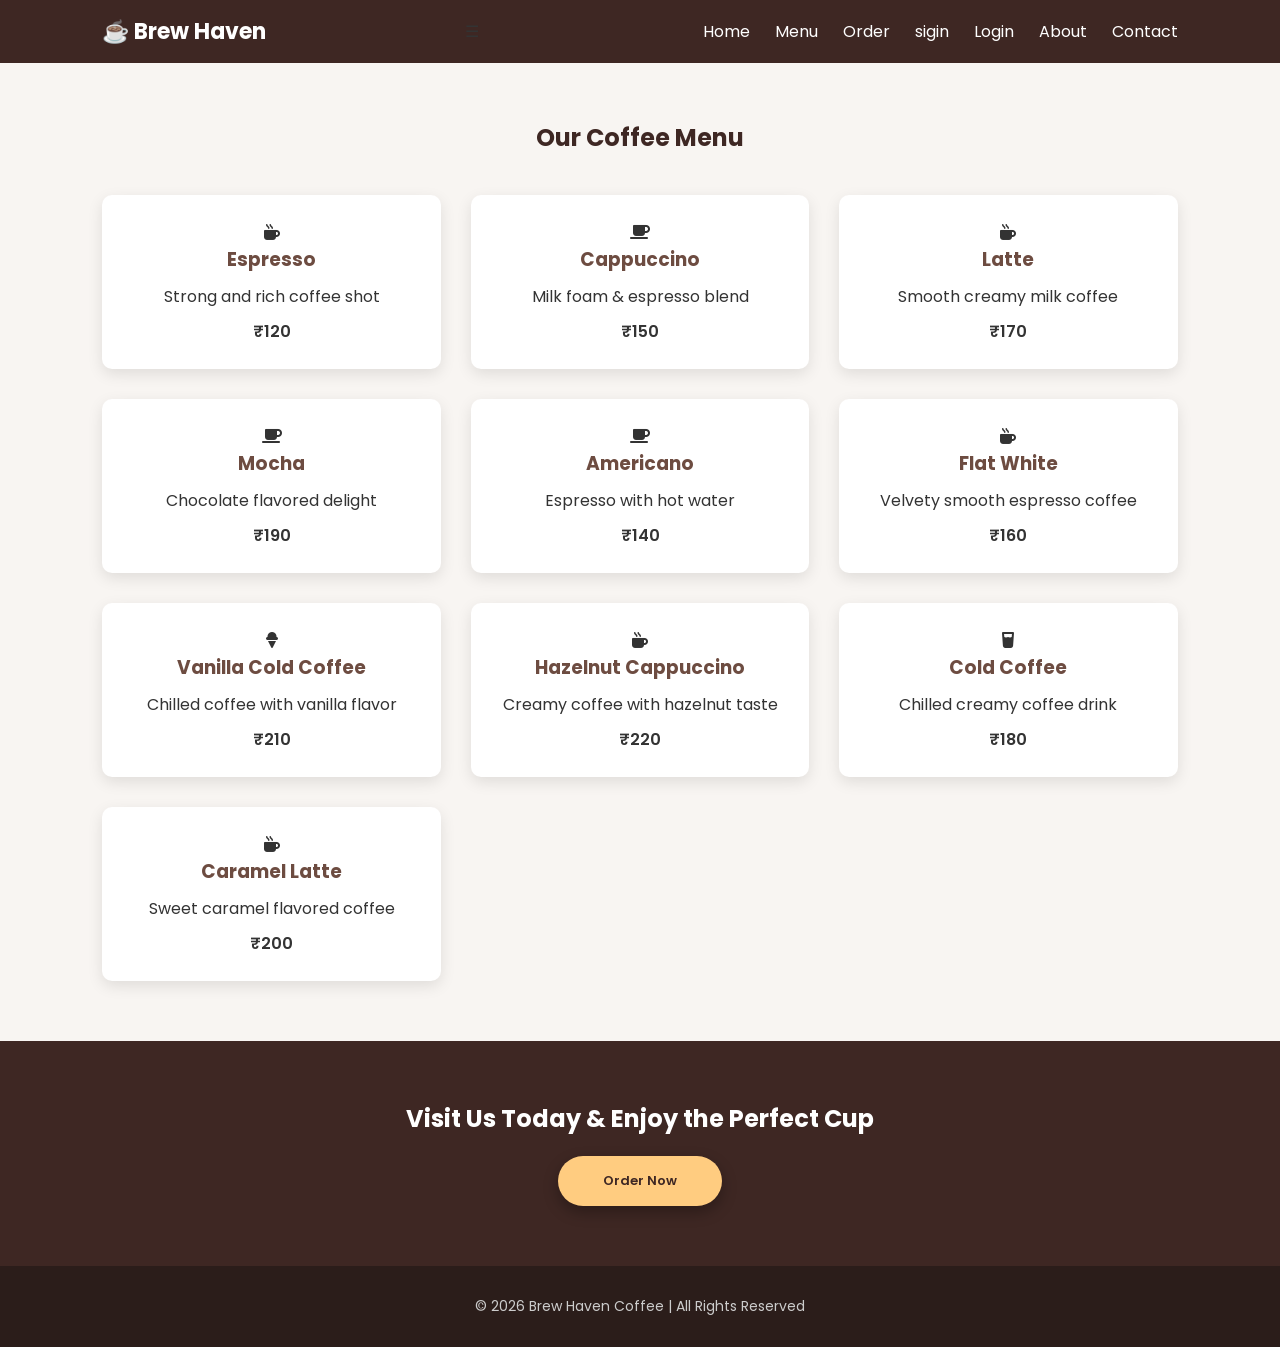
<file: pages/menu.html>
<!DOCTYPE html>

<html lang="en">

<head>
    <meta charset="UTF-8">
    <meta name="viewport" content="width=device-width, initial-scale=1.0">
    <title>Brew Haven | Menu</title>

    <link rel="stylesheet" href="./../pages/page css/menu.css">
    <link rel="stylesheet" href="https://cdnjs.cloudflare.com/ajax/libs/font-awesome/6.5.0/css/all.min.css">
    <link href="https://fonts.googleapis.com/css2?family=Poppins:wght@300;400;600;700&display=swap" rel="stylesheet">
</head>

<body>

    <header id="header">
        <div class="logo">☕ Brew Haven</div>
        <div class="menu-btn" id="menuBtn">☰</div>
        <nav>
            <ul id="navLinks">
                <li><a href="./index.html">Home</a></li>
                <li><a href="./../pages/menu.html">Menu</a></li>
                <li><a href="./../pages/order.html">Order</a></li>
                <li><a href="./../pages/sigin.html">sigin</a></li>
                <li><a href="./../pages/login.html">Login</a></li>
                <li><a href="./../pages/about.htm">About</a></li>
                <li><a href="./../pages/contact.html">Contact</a></li>
            </ul>
        </nav>
    </header>


    <section class="menu">

        <h1>Our Coffee Menu</h1>

        <div class="menu-container">

            <div class="menu-card">
                <i class="fas fa-mug-hot"></i>
                <h3>Espresso</h3>
                <p>Strong and rich coffee shot</p>
                <div class="price">₹120</div>
            </div>

            <div class="menu-card">
                <i class="fas fa-coffee"></i>
                <h3>Cappuccino</h3>
                <p>Milk foam & espresso blend</p>
                <div class="price">₹150</div>
            </div>

            <div class="menu-card">
                <i class="fas fa-mug-hot"></i>
                <h3>Latte</h3>
                <p>Smooth creamy milk coffee</p>
                <div class="price">₹170</div>
            </div>

            <div class="menu-card">
                <i class="fas fa-mug-saucer"></i>
                <h3>Mocha</h3>
                <p>Chocolate flavored delight</p>
                <div class="price">₹190</div>
            </div>

            <div class="menu-card">
                <i class="fas fa-coffee"></i>
                <h3>Americano</h3>
                <p>Espresso with hot water</p>
                <div class="price">₹140</div>
            </div>

            <div class="menu-card">
                <i class="fas fa-mug-hot"></i>
                <h3>Flat White</h3>
                <p>Velvety smooth espresso coffee</p>
                <div class="price">₹160</div>
            </div>

            <div class="menu-card">
                <i class="fa-solid fa-ice-cream"></i>
                <h3>Vanilla Cold Coffee</h3>
                <p>Chilled coffee with vanilla flavor</p>
                <div class="price">₹210</div>
            </div>

            <div class="menu-card">
                <i class="fa-solid fa-mug-hot"></i>
                <h3>Hazelnut Cappuccino</h3>
                <p>Creamy coffee with hazelnut taste</p>
                <div class="price">₹220</div>
            </div>


            <div class="menu-card">
                <i class="fas fa-glass-water"></i>
                <h3>Cold Coffee</h3>
                <p>Chilled creamy coffee drink</p>
                <div class="price">₹180</div>
            </div>

            <div class="menu-card">
                <i class="fas fa-mug-hot"></i>
                <h3>Caramel Latte</h3>
                <p>Sweet caramel flavored coffee</p>
                <div class="price">₹200</div>
            </div>
        </div>

        </div>

    </section>

    <section class="cta">
        <h2>Visit Us Today & Enjoy the Perfect Cup</h2>
        <button class="btn" onclick="orderNow()">Order Now</button>
    </section>

    <footer>
        © 2026 Brew Haven Coffee | All Rights Reserved
    </footer>

    <script src="menu.js"></script>

</body>

</html>
</file>
<file: pages/page css/menu.css>
* {
    margin: 0;
    padding: 0;
    box-sizing: border-box;
    font-family: 'Poppins', sans-serif;
}

body {
    height: 100%;
    background: #f8f5f2;
    color: #333;
}

header {
    position: fixed;
    width: 100%;
    top: 0;
    left: 0;
    background: #3e2723;
    padding: 15px 8%;
    display: flex;
    justify-content: space-between;
    align-items: center;
    z-index: 1000;
}

.logo {
    color: #fff;
    font-size: 22px;
    font-weight: 700;
}

nav ul {
    display: flex;
    list-style: none;
}

nav ul li {
    margin-left: 25px;
}

nav ul li a {
    color: #fff;
    text-decoration: none;
}

nav ul li a:hover .menu-btn {
    display: none;
    font-size: 22px;
    background: none;
    border: none;
    color: #fff;
    cursor: pointer;
}

/* MENU */

.menu {
    padding: 120px 8% 60px;
    text-align: center;
}

.menu h1 {
    margin-bottom: 40px;
    color: #3e2723;
}

.menu-container {
    display: grid;
    grid-template-columns: repeat(auto-fit, minmax(250px, 1fr));
    gap: 30px;
}

.menu-card {
    background: #fff;
    padding: 25px;
    border-radius: 10px;
    box-shadow: 0 5px 15px rgba(0, 0, 0, 0.1);
    transition: .3s;
}

.menu-card:hover {
    transform: translateY(-8px);
}

.menu-card h3 {
    color: #6d4c41;
    margin-bottom: 10px;
}

.price {
    font-weight: 600;
    margin-top: 10px;
}

/* CTA */


.cta {
    background: #3e2723;
    color: #fff;
    padding: 60px 20px;
    text-align: center;
}

.cta h2 {
    margin-bottom: 20px;
}

.cta .btn{
    background: #ffcc80;
    color:#3e2723;
    color: #3e2723;
    font-weight: 600;
    font-size: 13px;
    padding: 15px 45px;
    border: none;
    border-radius: 35px;   
    cursor: pointer;
    box-shadow: 0 6px 15px rgba(0,0,0,0.3);  
    transition: 0.3s;
}

.cta .btn:hover{
    background: #fff3e0;
    transform: scale(1.05);   
}

footer {
    background: #2b1d1a;
    color: #ccc;
    padding: 30px 8%;
    text-align: center;
    font-size: 14px;
}


/* MOBILE */

@media(max-width:768px) {

    .menu-btn {
        display: block;
    }

    nav ul {
        display: none;
        flex-direction: column;
        background: #3e2723;
        position: absolute;
        top: 60px;
        right: 8%;
        width: 200px;
        padding: 15px;
        border-radius: 8px;
    }

    nav ul.show {
        display: flex;
    }

    nav ul li {
        margin: 10px 0;
    }

}

/* HEADER SHADOW */

.shadow {
    box-shadow: 0 4px 10px rgba(0, 0, 0, 0.3);
}
</file>
